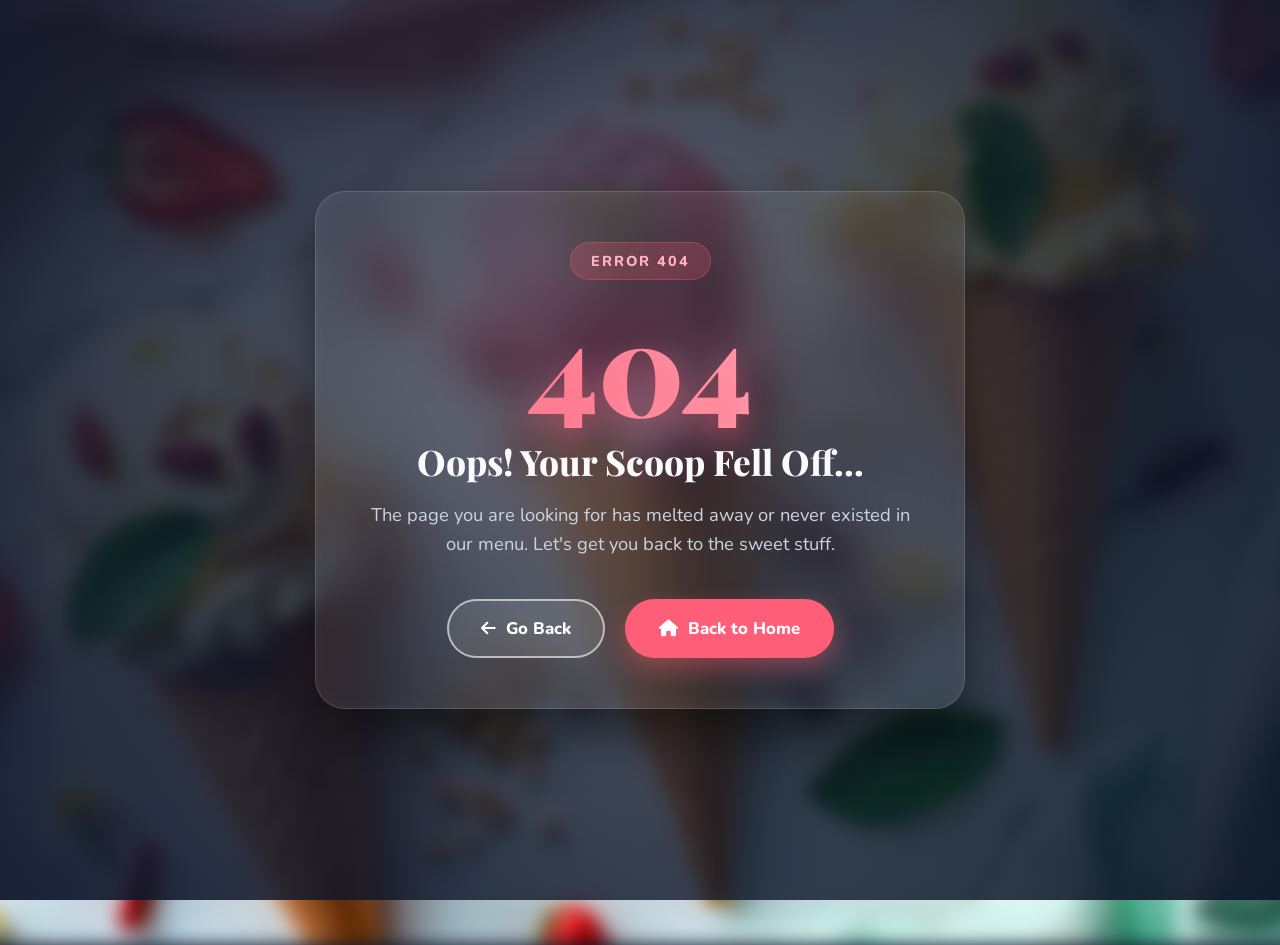
<file: 404page.html>
<!DOCTYPE html>
<html lang="en">

<head>
    <meta charset="UTF-8">
    <meta name="viewport" content="width=device-width, initial-scale=1.0">
    <title>404 - Page Not Found | SweetCrumbs</title>

    <!-- Google Fonts & Font Awesome -->
    <link
        href="https://fonts.googleapis.com/css2?family=Playfair+Display:wght@700;900&family=Nunito:wght@400;600;800&display=swap"
        rel="stylesheet">
    <link rel="stylesheet" href="https://cdnjs.cloudflare.com/ajax/libs/font-awesome/6.4.0/css/all.min.css">

    <style>
        * {
            margin: 0;
            padding: 0;
            box-sizing: border-box;
        }

        body {
            font-family: 'Nunito', sans-serif;
            overflow: hidden;

            background-color: #0f172a;
            height: 100vh;
            display: flex;
            align-items: center;
            justify-content: center;
            position: relative;
        }


        .error-bg {
            position: absolute;
            top: 0;
            left: 0;
            width: 100%;
            height: 100%;

            background-image: url('./asset/w22.webp');
            background-size: cover;
            background-position: center;
            filter: blur(8px);

            transform: scale(1.1);

            z-index: 1;
        }


        .error-overlay {
            position: absolute;
            top: 0;
            left: 0;
            width: 100%;
            height: 100%;
            background: radial-gradient(circle at center, rgba(15, 23, 42, 0.6) 0%, rgba(15, 23, 42, 0.95) 100%);
            z-index: 2;
        }


        .error-content {
            position: relative;
            z-index: 10;
            text-align: center;
            color: #fff;
            padding: 50px 40px;
            width: 100%;
            max-width: 650px;
            background: rgba(255, 255, 255, 0.05);
            backdrop-filter: blur(20px);
            -webkit-backdrop-filter: blur(20px);
            border: 1px solid rgba(255, 255, 255, 0.15);
            border-radius: 30px;
            box-shadow: 0 25px 50px rgba(0, 0, 0, 0.5), inset 0 0 20px rgba(255, 255, 255, 0.05);
            transform: translateY(30px) scale(0.95);
            opacity: 0;
            animation: fadeUp 1s cubic-bezier(0.25, 1, 0.5, 1) forwards 0.3s;
        }

        @keyframes fadeUp {
            to {
                transform: translateY(0) scale(1);
                opacity: 1;
            }
        }

        .error-badge {
            display: inline-block;
            background: rgba(255, 94, 120, 0.2);
            color: #ffb6c1;
            padding: 8px 20px;
            border-radius: 50px;
            font-size: 0.9rem;
            font-weight: 800;
            text-transform: uppercase;
            letter-spacing: 2px;
            margin-bottom: 20px;
            border: 1px solid rgba(255, 94, 120, 0.3);
        }

        .error-content h1 {
            font-family: 'Playfair Display', serif;
            font-size: 8rem;
            font-weight: 900;

            background: linear-gradient(135deg, #ff5e78, #ffb6c1);
            -webkit-background-clip: text;
            -webkit-text-fill-color: transparent;
            margin-bottom: 10px;
            line-height: 1;
            text-shadow: 0 10px 30px rgba(255, 94, 120, 0.4);

        }

        .error-content h2 {
            font-size: 2.2rem;
            margin-bottom: 15px;
            font-weight: 800;
            color: #f8fafc;
            font-family: 'Playfair Display', serif;
        }

        .error-content p {
            font-size: 1.15rem;
            color: #cbd5e1;
            margin-bottom: 40px;
            line-height: 1.6;
        }


        .error-buttons {
            display: flex;
            justify-content: center;
            gap: 20px;
        }

        .btn-premium-rose,
        .btn-premium-glass {
            padding: 16px 32px;
            font-size: 1.05rem;
            font-weight: 800;
            border-radius: 50px;
            text-decoration: none;
            cursor: pointer;
            transition: all 0.4s ease;
            display: inline-flex;
            align-items: center;
            justify-content: center;
            gap: 10px;
            font-family: inherit;
        }

        .btn-premium-rose {
            background: #ff5e78;
            color: #fff;
            border: 2px solid #ff5e78;
            box-shadow: 0 10px 25px rgba(255, 94, 120, 0.4);
        }

        .btn-premium-rose:hover {
            background: #fff;
            color: #ff5e78;
            border-color: #fff;
            transform: translateY(-3px);
        }

        .btn-premium-glass {
            background: rgba(255, 255, 255, 0.1);
            color: #fff;
            border: 2px solid rgba(255, 255, 255, 0.6);
        }

        .btn-premium-glass:hover {
            background: #fff;
            color: #1a202c;
            border-color: #fff;
            transform: translateY(-3px);
        }


        .falling-ice-creams {
            position: absolute;
            top: 0;
            left: 0;
            width: 100%;
            height: 100%;
            pointer-events: none;
            z-index: 5;
            overflow: hidden;
        }

        .falling-icon {
            position: absolute;
            top: -10vh;

            animation: fallAndRotate linear infinite;
        }

        @keyframes fallAndRotate {
            0% {
                transform: translateY(-10vh) rotate(0deg);
                opacity: 0;
            }

            10% {
                opacity: 0.8;
            }

            90% {
                opacity: 0.8;
            }

            100% {
                transform: translateY(110vh) rotate(360deg);
                opacity: 0;
            }


        }


        @media (max-width: 768px) {
            .error-content {
                margin: 20px;
                padding: 40px 25px;
            }

            .error-content h1 {
                font-size: 5.5rem;
            }

            .error-content h2 {
                font-size: 1.6rem;
            }

            .error-content p {
                font-size: 1rem;
                margin-bottom: 30px;
            }

            .error-buttons {
                flex-direction: column;
                gap: 15px;
                width: 100%;
                max-width: 300px;
                margin: 0 auto;
            }

            .btn-premium-rose,
            .btn-premium-glass {
                width: 100%;
            }
        }
    </style>
</head>

<body>

    <div class="falling-ice-creams" id="iceCreamContainer"></div>

    <div class="error-bg"></div>
    <div class="error-overlay"></div>

    <div class="error-content">
        <div class="error-badge">Error 404</div>
        <h1 class="glitch-text">404</h1>
        <h2>Oops! Your Scoop Fell Off...</h2>
        <p>The page you are looking for has melted away or never existed in our menu. Let's get you back to the sweet
            stuff.</p>

        <div class="error-buttons">
            <button onclick="history.back()" class="btn-premium-glass">
                <i class="fa-solid fa-arrow-left"></i> Go Back
            </button>

            <a href="index.html" class="btn-premium-rose">
                <i class="fa-solid fa-house"></i> Back to Home
            </a>
        </div>
    </div>

    <script>
        document.addEventListener("DOMContentLoaded", () => {
            const container = document.getElementById("iceCreamContainer");

            const icons = ['fa-ice-cream', 'fa-popsicle', 'fa-cake-candles'];

            const colors = ['#ff5e78', '#ffb6c1', '#fcd34d', '#bae6fd', '#ffffff'];

            function createFallingIceCream() {
                const iconEl = document.createElement("i");

                // Pick random icon & color
                const randomIcon = icons[Math.floor(Math.random() * icons.length)];
                const randomColor = colors[Math.floor(Math.random() * colors.length)];

                iconEl.className = `fa-solid ${randomIcon} falling-icon`;

                iconEl.style.left = Math.random() * 100 + "vw";
                iconEl.style.color = randomColor;

                iconEl.style.filter = `drop-shadow(0 5px 15px ${randomColor}80)`;

                const duration = Math.random() * 7 + 5;
                iconEl.style.animationDuration = duration + "s";

                const size = Math.random() * 1.3 + 1.2;
                iconEl.style.fontSize = size + "rem";

                container.appendChild(iconEl);

                setTimeout(() => {
                    iconEl.remove();
                }, duration * 1000);
            }

            setInterval(createFallingIceCream, 300);
        });
    </script>
</body>

</html>
</file>
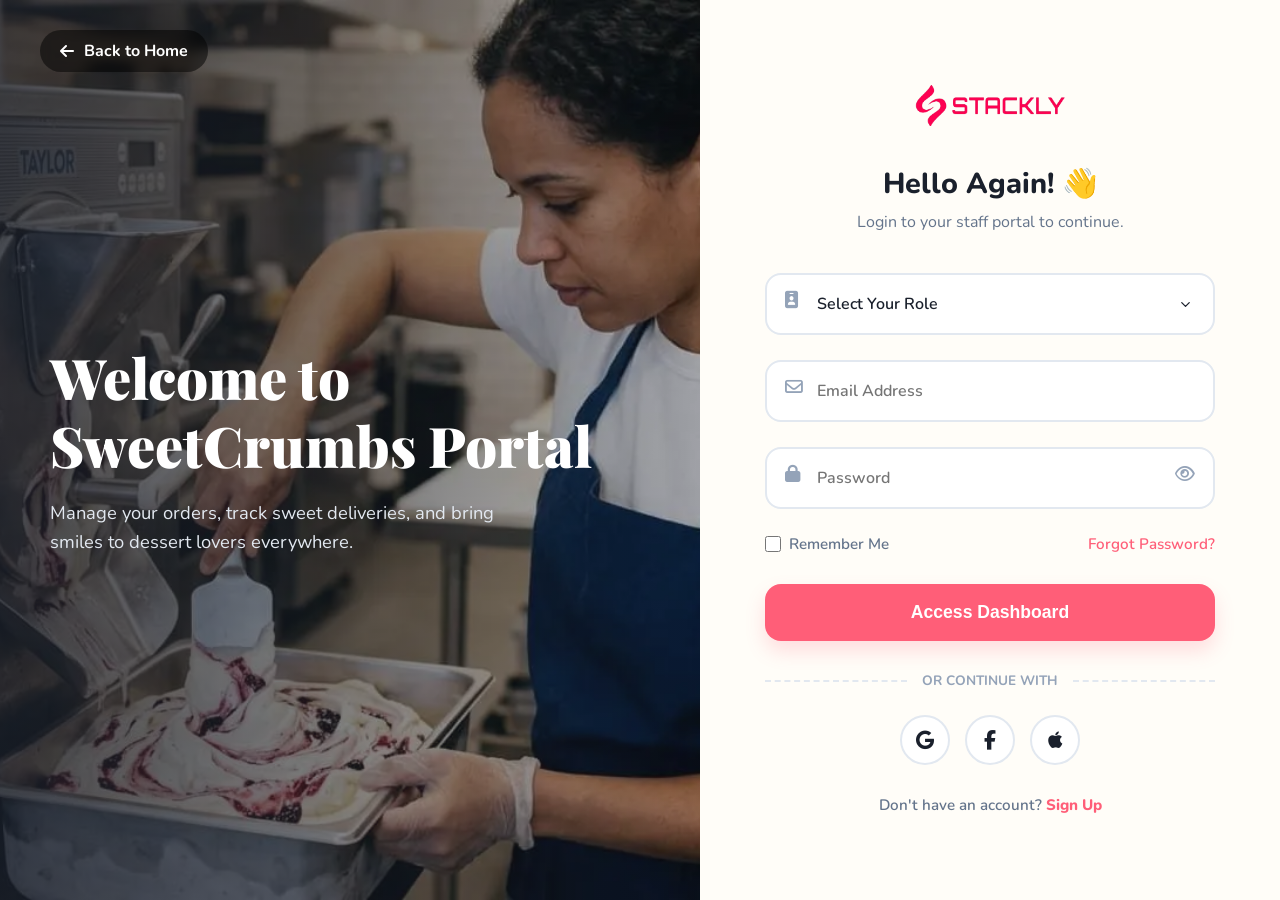
<file: delivery-dashboard.html>
<!DOCTYPE html>
<html lang="en">

<head>
    <meta charset="UTF-8">
    <meta name="viewport" content="width=device-width, initial-scale=1.0">
    <title>SweetCrumbs - Delivery Partner</title>


    <script>
        if (!localStorage.getItem('userEmail')) {
            window.location.replace("login.html");
        }
    </script>


    <link
        href="https://fonts.googleapis.com/css2?family=Playfair+Display:wght@700;900&family=Nunito:wght@400;600;800&display=swap"
        rel="stylesheet">
    <link rel="stylesheet" href="https://cdnjs.cloudflare.com/ajax/libs/font-awesome/6.5.2/css/all.min.css">

    <link href="https://unpkg.com/aos@2.3.1/dist/aos.css" rel="stylesheet">

    <link rel="stylesheet" href="delivery-dashboard.css">
</head>

<body>


    <div class="sidebar-overlay" id="sidebarOverlay" onclick="toggleSidebar()"></div>


    <nav class="sidebar" id="sidebar">
        <div class="sidebar-logo">
            <a href="index.html">
                <img src="./asset/roselogo.webp" alt="SweetCrumbs Logo">
            </a>
            <div class="dashboard-badge">Delivery Dashboard</div>
        </div>

        <div class="nav-menu">
            <div class="nav-item active" onclick="switchTab('tab-overview', this, 'Delivery Overview')"><i
                    class="fa-solid fa-gauge-high"></i> Overview</div>
            <div class="nav-item" onclick="switchTab('tab-routes', this, 'Active Routes & Map')"><i
                    class="fa-solid fa-map-location-dot"></i> Live Routes</div>
            <div class="nav-item" onclick="switchTab('tab-earnings', this, 'Earnings & Payouts')"><i
                    class="fa-solid fa-wallet"></i> Earnings </div>
            <div class="nav-item" onclick="switchTab('tab-vehicle', this, 'Vehicle & Equipment')"><i
                    class="fa-solid fa-truck-fast"></i> Vehicle & Bag</div>
            <div class="nav-item" onclick="switchTab('tab-ratings', this, 'Customer Ratings')"><i
                    class="fa-solid fa-star"></i> Ratings</div>
            <div class="nav-item" onclick="switchTab('tab-settings', this, 'App Settings')"><i
                    class="fa-solid fa-gear"></i> Settings</div>
        </div>

        <div class="sidebar-profile">

            <div class="profile-img-box">
                <img src="./asset/u2.webp" alt="User Profile">
            </div>
            <div class="profile-details">
                <h4 id="sidebarName">Loading...</h4>
                <p id="sidebarEmail">loading@email.com</p>
            </div>
        </div>
    </nav>


    <main class="main-wrapper">


        <header class="top-header">
            <div class="header-left">
                <i class="fa-solid fa-bars menu-toggle" onclick="toggleSidebar()"></i>
                <h2 id="pageTitle" class="page-title">Delivery Overview</h2>
            </div>
            <div class="header-right">

                <span class="badge bg-green online-badge"><i class="fa-solid fa-circle-dot"
                        style="margin-right: 5px;"></i> Online</span>
                <a href="index.html" class="header-btn btn-home"><i class="fa-solid fa-house"></i> <span>Home</span></a>
                <button onclick="logout()" class="header-btn btn-logout"><i class="fa-solid fa-right-from-bracket"></i>
                    <span>Logout</span></button>
            </div>
        </header>


        <div class="dashboard-body">




            <div id="tab-overview" class="content-tab active">
                <div class="dashboard-grid">


                    <div class="premium-card card-full" data-aos="fade-up">
                        <div class="section-title"><i class="fa-solid fa-bolt"></i> Today's Shift Snapshot</div>
                        <div class="stats-grid">
                            <div class="stat-box">
                                <div class="stat-icon"><i class="fa-solid fa-indian-rupee-sign"></i></div>
                                <div class="stat-info">
                                    <h4>Today's Earnings</h4>
                                    <h2>₹850</h2>
                                </div>
                            </div>
                            <div class="stat-box">
                                <div class="stat-icon"><i class="fa-solid fa-clipboard-check"></i></div>
                                <div class="stat-info">
                                    <h4>Completed</h4>
                                    <h2>12 Orders</h2>
                                </div>
                            </div>
                            <div class="stat-box">
                                <div class="stat-icon"><i class="fa-solid fa-spinner"></i></div>
                                <div class="stat-info">
                                    <h4>Pending</h4>
                                    <h2>2 Orders</h2>
                                </div>
                            </div>
                            <div class="stat-box">
                                <div class="stat-icon"><i class="fa-solid fa-star"></i></div>
                                <div class="stat-info">
                                    <h4>Customer Rating</h4>
                                    <h2>4.9</h2>
                                </div>
                            </div>
                        </div>
                    </div>


                    <div class="premium-card card-half" data-aos="fade-up">
                        <div class="section-title"><i class="fa-solid fa-motorcycle"></i> Live Active Order</div>
                        <div class="action-list">
                            <div class="action-item" style="border-left: 4px solid var(--primary-color);">
                                <div class="action-text">
                                    <h4>Drop: OMR IT Park (Phase 1)</h4>
                                    <p>Order #ORD-1048 • Distance: 4.2 km</p>
                                </div>
                                <a href="404page.html" class="btn-action"
                                    style="background: var(--primary-color);">Navigate</a>
                            </div>
                            <div class="action-item">
                                <div class="action-text">
                                    <h4>Pickup: SweetCrumbs Anna Nagar</h4>
                                    <p>Next Order Ready in 10 mins</p>
                                </div>
                                <span class="badge bg-orange">Waiting</span>
                            </div>
                        </div>
                    </div>

                    <div class="premium-card card-half" data-aos="fade-up">
                        <div class="section-title"><i class="fa-solid fa-bullseye"></i> Daily Incentives</div>
                        <div class="progress-list">
                            <div class="prog-item">
                                <div class="prog-head"><span>15 Deliveries (₹200 Bonus)</span><span>12/15</span></div>
                                <div class="prog-bg">
                                    <div class="prog-fill" style="width: 80%;"></div>
                                </div>
                            </div>
                            <div class="prog-item">
                                <div class="prog-head"><span>No Delay Penalty Target</span><span>100% Maintained</span>
                                </div>
                                <div class="prog-bg">
                                    <div class="prog-fill" style="width: 100%; background: #16a34a;"></div>
                                </div>
                            </div>
                        </div>
                    </div>


                    <div class="premium-card card-half" data-aos="fade-up">
                        <div class="section-title"><i class="fa-solid fa-cloud-sun"></i> Weather & Traffic</div>
                        <div class="action-list">
                            <div class="action-item" style="background: #eff6ff;">
                                <div class="action-text">
                                    <h4>Weather Clear</h4>
                                    <p>Good conditions for riding.</p>
                                </div><i class="fa-solid fa-sun fa-2x" style="color:#f59e0b;"></i>
                            </div>
                            <div class="action-item" style="background: #fffbeb;">
                                <div class="action-text">
                                    <h4>Moderate Traffic</h4>
                                    <p>T-Nagar routes are busy.</p>
                                </div><i class="fa-solid fa-car-side fa-2x" style="color:#ea580c;"></i>
                            </div>
                        </div>
                    </div>

                    <div class="premium-card card-half" data-aos="fade-up">
                        <div class="section-title"><i class="fa-solid fa-bullhorn"></i> Important Alerts</div>
                        <div class="timeline-list">
                            <div class="timeline-item"><i class="fa-solid fa-bell text-pink"></i>
                                <div>
                                    <h4>Store Alert</h4>
                                    <p>Heavy rush expected between 6 PM to 9 PM.</p>
                                </div>
                            </div>
                            <div class="timeline-item"><i class="fa-solid fa-shield-halved text-dark"></i>
                                <div>
                                    <h4>Safety Reminder</h4>
                                    <p>Please wear your helmet. Inspections active.</p>
                                </div>
                            </div>
                        </div>
                    </div>


                    <div class="premium-card card-full" data-aos="fade-up">
                        <div class="section-title"><i class="fa-solid fa-chart-line"></i> Deliveries This Week</div>
                        <div class="chart-container"><canvas id="deliveryChart"></canvas></div>
                    </div>

                </div>
            </div>




            <div id="tab-routes" class="content-tab">
                <div class="dashboard-grid">


                    <div class="premium-card card-full" data-aos="fade-up">
                        <div class="section-title"><i class="fa-solid fa-map-location-dot"></i> Live Route Navigation
                        </div>
                        <div
                            style="width: 100%; height: 350px; background: #1a202c; border-radius: 16px; display:flex; align-items:center; justify-content:center; flex-direction:column; overflow: hidden; position: relative;">
                            <img src="./asset/c1.webp" alt="Map View"
                                style="width:100%; height:100%; object-fit:cover; opacity: 0.5;">
                            <div
                                style="position: absolute; text-align: center; background: rgba(255, 255, 255, 0.95); padding: 15px 25px; border-radius: 50px; color: var(--text-dark); box-shadow: 0 10px 20px rgba(0,0,0,0.2);">
                                <h3 style="font-size: 1.1rem; font-weight:800;"><i class="fa-solid fa-location-arrow"
                                        style="color:var(--primary-color);"></i> Routing to OMR Phase 1 (14 mins)</h3>
                            </div>
                        </div>
                    </div>


                    <div class="premium-card card-half" data-aos="fade-up">
                        <div class="section-title"><i class="fa-solid fa-list-ol"></i> Drop Sequence</div>
                        <div class="timeline-list">
                            <div class="timeline-item"><i class="fa-solid fa-check-circle text-green"></i>
                                <div>
                                    <h4>Pickup at Store</h4>
                                    <p>Completed at 04:15 PM</p>
                                </div>
                            </div>
                            <div class="timeline-item"><i class="fa-solid fa-location-dot text-pink"></i>
                                <div>
                                    <h4>Drop 1: Taramani (Order #45)</h4>
                                    <p>In Progress • ETA: 04:30 PM</p>
                                </div>
                            </div>
                            <div class="timeline-item"><i class="fa-solid fa-location-dot text-dark"></i>
                                <div>
                                    <h4>Drop 2: Velachery (Order #46)</h4>
                                    <p>Next Stop • ETA: 04:45 PM</p>
                                </div>
                            </div>
                        </div>
                    </div>

                    <div class="premium-card card-half" data-aos="fade-up">
                        <div class="section-title"><i class="fa-solid fa-fire"></i> Hot Delivery Zones</div>
                        <div class="progress-list">
                            <div class="prog-item">
                                <div class="prog-head"><span>Anna Nagar (High Demand)</span><span>Very Busy</span></div>
                                <div class="prog-bg">
                                    <div class="prog-fill" style="width: 95%; background: #ef4444;"></div>
                                </div>
                            </div>
                            <div class="prog-item">
                                <div class="prog-head"><span>T-Nagar</span><span>Moderate</span></div>
                                <div class="prog-bg">
                                    <div class="prog-fill" style="width: 60%; background: #ea580c;"></div>
                                </div>
                            </div>
                        </div>
                    </div>


                    <div class="premium-card card-half" data-aos="fade-up">
                        <div class="section-title"><i class="fa-solid fa-road"></i> Route Preferences</div>
                        <div class="action-list">
                            <div class="action-item">
                                <div class="action-text">
                                    <h4>Avoid Toll Roads</h4>
                                </div><input type="checkbox"
                                    style="width:20px; height:20px; accent-color: var(--primary-color);">
                            </div>
                            <div class="action-item">
                                <div class="action-text">
                                    <h4>Shortest Distance First</h4>
                                </div><input type="checkbox" checked
                                    style="width:20px; height:20px; accent-color: var(--primary-color);">
                            </div>
                        </div>
                    </div>

                    <div class="premium-card card-half" data-aos="fade-up">
                        <div class="section-title"><i class="fa-solid fa-gas-pump"></i> Fuel & Expense Tracker</div>
                        <div class="action-list">
                            <div class="action-item">
                                <div class="action-text">
                                    <h4>Petrol Expense Today</h4>
                                    <p>₹250 Logged</p>
                                </div><a href="404page.html" class="btn-action">Add Entry</a>
                            </div>
                            <div class="action-item">
                                <div class="action-text">
                                    <h4>Parking Tickets</h4>
                                    <p>₹40 Logged</p>
                                </div><a href="404page.html" class="btn-action">Add Entry</a>
                            </div>
                        </div>
                    </div>

                </div>
            </div>




            <div id="tab-earnings" class="content-tab">
                <div class="dashboard-grid">

                    <div class="premium-card card-full" data-aos="fade-up">
                        <div class="section-title"><i class="fa-solid fa-wallet"></i> Earnings Overview</div>
                        <div class="stats-grid">
                            <div class="stat-box">
                                <div class="stat-icon"><i class="fa-solid fa-indian-rupee-sign"></i></div>
                                <div class="stat-info">
                                    <h4>This Week</h4>
                                    <h2>₹5,240</h2>
                                </div>
                            </div>
                            <div class="stat-box">
                                <div class="stat-icon"><i class="fa-solid fa-gift"></i></div>
                                <div class="stat-info">
                                    <h4>Customer Tips</h4>
                                    <h2>₹450</h2>
                                </div>
                            </div>
                            <div class="stat-box">
                                <div class="stat-icon"><i class="fa-solid fa-money-bill-wave"></i></div>
                                <div class="stat-info">
                                    <h4>Available Balance</h4>
                                    <h2>₹2,800</h2>
                                </div>
                            </div>
                        </div>
                    </div>


                    <div class="premium-card card-half" data-aos="fade-up">
                        <div class="section-title"><i class="fa-solid fa-chart-pie"></i> Earnings Breakdown</div>
                        <div class="progress-list">
                            <div class="prog-item">
                                <div class="prog-head"><span>Base Delivery Pay</span><span>₹3,800</span></div>
                                <div class="prog-bg">
                                    <div class="prog-fill" style="width: 70%;"></div>
                                </div>
                            </div>
                            <div class="prog-item">
                                <div class="prog-head"><span>Distance Pay</span><span>₹990</span></div>
                                <div class="prog-bg">
                                    <div class="prog-fill" style="width: 20%; background: #3b82f6;"></div>
                                </div>
                            </div>
                            <div class="prog-item">
                                <div class="prog-head"><span>Tips</span><span>₹450</span></div>
                                <div class="prog-bg">
                                    <div class="prog-fill" style="width: 10%; background: #16a34a;"></div>
                                </div>
                            </div>
                        </div>
                    </div>

                    <div class="premium-card card-half" data-aos="fade-up">
                        <div class="section-title"><i class="fa-solid fa-building-columns"></i> Cashout Actions</div>
                        <div class="action-list">
                            <div class="action-item">
                                <div class="action-text">
                                    <h4>Withdraw to Bank</h4>
                                    <p>Transfer ₹2,800 instantly.</p>
                                </div><a href="404page.html" class="btn-action">Withdraw</a>
                            </div>
                            <div class="action-item">
                                <div class="action-text">
                                    <h4>Download Payslip</h4>
                                    <p>Get last week's summary.</p>
                                </div><a href="404page.html" class="btn-action">Download</a>
                            </div>
                        </div>
                    </div>


                    <div class="premium-card card-half" data-aos="fade-up">
                        <div class="section-title"><i class="fa-solid fa-gift"></i> Peak Hour Bonuses</div>
                        <div class="action-list">
                            <div class="action-item">
                                <div class="action-text">
                                    <h4>Lunch Rush (1 PM - 3 PM)</h4>
                                    <p>₹20 Extra per order</p>
                                </div><span class="badge bg-green">Active</span>
                            </div>
                            <div class="action-item">
                                <div class="action-text">
                                    <h4>Dinner Rush (8 PM - 11 PM)</h4>
                                    <p>₹30 Extra per order</p>
                                </div><span class="badge bg-orange">Upcoming</span>
                            </div>
                        </div>
                    </div>

                    <div class="premium-card card-half" data-aos="fade-up">
                        <div class="section-title"><i class="fa-solid fa-flag-checkered"></i> Weekly Goal Progress</div>
                        <div class="progress-list">
                            <div class="prog-item">
                                <div class="prog-head"><span>Complete 50 Orders (₹500 Bonus)</span><span>35/50</span>
                                </div>
                                <div class="prog-bg">
                                    <div class="prog-fill" style="width: 70%; background: #8b5cf6;"></div>
                                </div>
                            </div>
                        </div>
                    </div>


                    <div class="premium-card card-full" data-aos="fade-up">
                        <div class="section-title"><i class="fa-solid fa-receipt"></i> Recent Payout History</div>
                        <div class="table-responsive">
                            <table class="premium-table">
                                <thead>
                                    <tr>
                                        <th>Transaction ID</th>
                                        <th>Date</th>
                                        <th>Method</th>
                                        <th>Amount</th>
                                        <th>Status</th>
                                    </tr>
                                </thead>
                                <tbody>
                                    <tr>
                                        <td>#TRX-0091</td>
                                        <td>Oct 08, 2026</td>
                                        <td>Bank Transfer (HDFC)</td>
                                        <td>₹4,500</td>
                                        <td><span class="badge bg-green">Successful</span></td>
                                    </tr>
                                    <tr>
                                        <td>#TRX-0085</td>
                                        <td>Oct 01, 2026</td>
                                        <td>UPI (Google Pay)</td>
                                        <td>₹4,100</td>
                                        <td><span class="badge bg-green">Successful</span></td>
                                    </tr>
                                </tbody>
                            </table>
                        </div>
                    </div>

                </div>
            </div>




            <div id="tab-vehicle" class="content-tab">
                <div class="dashboard-grid">

                    <div class="premium-card card-full" data-aos="fade-up">
                        <div class="section-title"><i class="fa-solid fa-snowflake"></i> Delivery Bag Status (CRITICAL)
                        </div>
                        <div class="stats-grid">
                            <div class="stat-box" style="border-color: #3b82f6;">
                                <div class="stat-icon" style="background:#3b82f6; color:#fff;"><i
                                        class="fa-solid fa-temperature-empty"></i></div>
                                <div class="stat-info">
                                    <h4>Bag Temperature</h4>
                                    <h2 style="color:#3b82f6;">-18°C (Optimal)</h2>
                                </div>
                            </div>
                            <div class="stat-box">
                                <div class="stat-icon"><i class="fa-solid fa-cubes"></i></div>
                                <div class="stat-info">
                                    <h4>Dry Ice Level</h4>
                                    <h2>70% Remaining</h2>
                                </div>
                            </div>
                            <div class="stat-box">
                                <div class="stat-icon"><i class="fa-solid fa-battery-full"></i></div>
                                <div class="stat-info">
                                    <h4>Sensor Battery</h4>
                                    <h2>85%</h2>
                                </div>
                            </div>
                        </div>
                    </div>


                    <div class="premium-card card-half" data-aos="fade-up">
                        <div class="section-title"><i class="fa-solid fa-motorcycle"></i> Vehicle Condition</div>
                        <div class="progress-list">
                            <div class="prog-item">
                                <div class="prog-head"><span>Fuel Level</span><span>Half Tank</span></div>
                                <div class="prog-bg">
                                    <div class="prog-fill" style="width: 50%;"></div>
                                </div>
                            </div>
                            <div class="prog-item">
                                <div class="prog-head"><span>Tire Pressure Status</span><span>Good</span></div>
                                <div class="prog-bg">
                                    <div class="prog-fill" style="width: 100%; background:#16a34a;"></div>
                                </div>
                            </div>
                        </div>
                    </div>

                    <div class="premium-card card-half" data-aos="fade-up">
                        <div class="section-title"><i class="fa-solid fa-camera"></i> Pre-Shift Verification</div>
                        <div class="image-grid">
                            <div class="img-card"><img src="./asset/u1.webp" alt="Bike">
                                <div class="img-label">Bike Cleaned</div>
                            </div>
                            <div class="img-card"><img src="./asset/w17.webp" alt="Bag">
                                <div class="img-label">Bag Sanitized</div>
                            </div>
                        </div>
                    </div>


                    <div class="premium-card card-half" data-aos="fade-up">
                        <div class="section-title"><i class="fa-solid fa-wrench"></i> Maintenance Log</div>
                        <div class="timeline-list">
                            <div class="timeline-item"><i class="fa-solid fa-oil-can text-pink"></i>
                                <div>
                                    <h4>Oil Change Completed</h4>
                                    <p>Oct 05, 2026</p>
                                </div>
                            </div>
                            <div class="timeline-item"><i class="fa-solid fa-calendar-day text-dark"></i>
                                <div>
                                    <h4>Next General Service</h4>
                                    <p>Due in 12 Days</p>
                                </div>
                            </div>
                        </div>
                    </div>

                    <div class="premium-card card-half" data-aos="fade-up">
                        <div class="section-title"><i class="fa-solid fa-box-archive"></i> Equipment Request</div>
                        <div class="action-list">
                            <div class="action-item">
                                <div class="action-text">
                                    <h4>Request New Uniform</h4>
                                    <p>T-Shirts & Raincoats</p>
                                </div><a href="404page.html" class="btn-action">Request</a>
                            </div>
                            <div class="action-item">
                                <div class="action-text">
                                    <h4>Replace Freezer Bag</h4>
                                    <p>Current bag has a tear.</p>
                                </div><a href="404page.html" class="btn-action">Request</a>
                            </div>
                        </div>
                    </div>

                    <div class="premium-card card-full" data-aos="fade-up" style="border: 1px solid #fee2e2;">
                        <div class="section-title" style="color: #ef4444; border-bottom-color:#fecaca;"><i
                                class="fa-solid fa-triangle-exclamation" style="color: #ef4444;"></i> Report an
                            Emergency Issue</div>
                        <p class="text-content" style="margin-bottom: 20px;">If your freezer bag is leaking or the
                            vehicle broke down, report immediately to pause your incoming orders and alert the store.
                        </p>
                        <button onclick="window.location.href='404page.html'" class="header-btn"
                            style="background:#ef4444; color:#fff; border:none; padding:12px 25px; cursor:pointer;"><i
                                class="fa-solid fa-phone"></i> Emergency SOS Call</button>
                    </div>

                </div>
            </div>




            <div id="tab-ratings" class="content-tab">
                <div class="dashboard-grid">

                    <div class="premium-card card-full" data-aos="fade-up">
                        <div class="section-title"><i class="fa-solid fa-star-half-stroke"></i> Personal Rating Summary
                        </div>
                        <div class="stats-grid">
                            <div class="stat-box">
                                <div class="stat-icon"><i class="fa-solid fa-star"></i></div>
                                <div class="stat-info">
                                    <h4>Overall Rating</h4>
                                    <h2>4.9 / 5</h2>
                                </div>
                            </div>
                            <div class="stat-box">
                                <div class="stat-icon"><i class="fa-solid fa-thumbs-up"></i></div>
                                <div class="stat-info">
                                    <h4>Thumbs Up</h4>
                                    <h2>245</h2>
                                </div>
                            </div>
                            <div class="stat-box">
                                <div class="stat-icon"><i class="fa-solid fa-clock-rotate-left"></i></div>
                                <div class="stat-info">
                                    <h4>On-Time Delivery</h4>
                                    <h2>98%</h2>
                                </div>
                            </div>
                        </div>
                    </div>


                    <div class="premium-card card-half" data-aos="fade-up">
                        <div class="section-title"><i class="fa-solid fa-chart-pie"></i> Ratings Breakdown</div>
                        <div class="progress-list">
                            <div class="prog-item">
                                <div class="prog-head"><span>5 Stars</span><span>90%</span></div>
                                <div class="prog-bg">
                                    <div class="prog-fill" style="width: 90%; background:#16a34a;"></div>
                                </div>
                            </div>
                            <div class="prog-item">
                                <div class="prog-head"><span>4 Stars</span><span>8%</span></div>
                                <div class="prog-bg">
                                    <div class="prog-fill" style="width: 8%; background:#84cc16;"></div>
                                </div>
                            </div>
                            <div class="prog-item">
                                <div class="prog-head"><span>3 Stars & Below</span><span>2%</span></div>
                                <div class="prog-bg">
                                    <div class="prog-fill" style="width: 2%; background:#ea580c;"></div>
                                </div>
                            </div>
                        </div>
                    </div>

                    <div class="premium-card card-half" data-aos="fade-up">
                        <div class="section-title"><i class="fa-solid fa-comment-dots"></i> Customer Compliments</div>
                        <div class="action-list">
                            <div class="action-item">
                                <div class="action-text">
                                    <h4>"Very polite & fast!"</h4>
                                    <p>From Anjali on Oct 12</p>
                                </div><i class="fa-solid fa-heart" style="color:var(--primary-color);"></i>
                            </div>
                            <div class="action-item">
                                <div class="action-text">
                                    <h4>"Handled ice cream carefully."</h4>
                                    <p>From Suresh on Oct 10</p>
                                </div><i class="fa-solid fa-heart" style="color:var(--primary-color);"></i>
                            </div>
                        </div>
                    </div>


                    <div class="premium-card card-half" data-aos="fade-up">
                        <div class="section-title"><i class="fa-solid fa-arrow-trend-up"></i> Areas for Improvement
                        </div>
                        <div class="timeline-list">
                            <div class="timeline-item"><i class="fa-solid fa-phone-slash text-orange"></i>
                                <div>
                                    <h4>Communication</h4>
                                    <p>2 customers reported you didn't call before arriving.</p>
                                </div>
                            </div>
                        </div>
                    </div>

                    <div class="premium-card card-half" data-aos="fade-up">
                        <div class="section-title"><i class="fa-solid fa-gavel"></i> Dispute Unfair Ratings</div>
                        <div class="action-list">
                            <div class="action-item">
                                <div class="action-text">
                                    <h4>Order #1011 (1 Star)</h4>
                                    <p>Customer was not reachable.</p>
                                </div><a href="404page.html" class="btn-action">Dispute</a>
                            </div>
                        </div>
                    </div>


                    <div class="premium-card card-full" data-aos="fade-up">
                        <div class="section-title"><i class="fa-solid fa-comments"></i> Recent Feedback History</div>
                        <div class="table-responsive">
                            <table class="premium-table">
                                <thead>
                                    <tr>
                                        <th>Date</th>
                                        <th>Rating</th>
                                        <th>Customer Comment</th>
                                        <th>Action</th>
                                    </tr>
                                </thead>
                                <tbody>
                                    <tr>
                                        <td>Today</td>
                                        <td>⭐⭐⭐⭐⭐</td>
                                        <td>Ice cream arrived perfectly frozen. Great job!</td>
                                        <td><span class="badge bg-green">Verified</span></td>
                                    </tr>
                                    <tr>
                                        <td>Yesterday</td>
                                        <td>⭐⭐⭐⭐⭐</td>
                                        <td>Very polite delivery person.</td>
                                        <td><span class="badge bg-green">Verified</span></td>
                                    </tr>
                                    <tr>
                                        <td>Oct 10</td>
                                        <td>⭐⭐⭐</td>
                                        <td>Order was a bit late due to rain.</td>
                                        <td><span class="badge bg-orange">Noted</span></td>
                                    </tr>
                                </tbody>
                            </table>
                        </div>
                    </div>

                </div>
            </div>




            <div id="tab-settings" class="content-tab">
                <div class="dashboard-grid">

                    <div class="premium-card card-full" data-aos="fade-up">
                        <div class="section-title"><i class="fa-solid fa-id-card"></i> Delivery Partner Profile</div>
                        <div class="stats-grid">
                            <div class="stat-box">
                                <div class="stat-icon"><i class="fa-solid fa-id-badge"></i></div>
                                <div class="stat-info">
                                    <h4>Partner ID</h4>
                                    <h2>#DEL-4092</h2>
                                </div>
                            </div>
                            <div class="stat-box">
                                <div class="stat-icon"><i class="fa-solid fa-user"></i></div>
                                <div class="stat-info">
                                    <h4>Name</h4>
                                    <h2 id="setName">Name</h2>
                                </div>
                            </div>
                            <div class="stat-box">
                                <div class="stat-icon"><i class="fa-solid fa-at"></i></div>
                                <div class="stat-info">
                                    <h4>Registered Email</h4>
                                    <h2 id="setEmail" style="font-size:1.1rem; word-break:break-all;">email</h2>
                                </div>
                            </div>
                        </div>
                    </div>


                    <div class="premium-card card-half" data-aos="fade-up">
                        <div class="section-title"><i class="fa-solid fa-building-columns"></i> Linked Bank Account
                        </div>
                        <div class="action-list">
                            <div class="action-item">
                                <div class="action-text">
                                    <h4>HDFC Bank (**** 4022)</h4>
                                    <p>Primary Account</p>
                                </div><span class="badge bg-green">Verified</span>
                            </div>
                            <a href="404page.html" class="btn-action" style="text-align:center;">Change Bank Account</a>
                        </div>
                    </div>

                    <div class="premium-card card-half" data-aos="fade-up">
                        <div class="section-title"><i class="fa-solid fa-bell"></i> General App Preferences</div>
                        <div class="action-list">
                            <div class="action-item">
                                <div class="action-text">
                                    <h4>Auto-Accept Orders</h4>
                                    <p>Accept orders automatically.</p>
                                </div><input type="checkbox"
                                    style="width:20px; height:20px; accent-color: var(--primary-color);">
                            </div>
                            <div class="action-item">
                                <div class="action-text">
                                    <h4>Dark Mode</h4>
                                    <p>Switch app to dark theme.</p>
                                </div><input type="checkbox"
                                    style="width:20px; height:20px; accent-color: var(--primary-color);">
                            </div>
                        </div>
                    </div>


                    <div class="premium-card card-half" data-aos="fade-up">
                        <div class="section-title"><i class="fa-solid fa-volume-high"></i> Notification Sounds</div>
                        <div class="action-list">
                            <div class="action-item">
                                <div class="action-text">
                                    <h4>Loud Notification Rings</h4>
                                </div><input type="checkbox" checked
                                    style="width:20px; height:20px; accent-color: var(--primary-color);">
                            </div>
                            <div class="action-item">
                                <div class="action-text">
                                    <h4>Vibrate on New Order</h4>
                                </div><input type="checkbox" checked
                                    style="width:20px; height:20px; accent-color: var(--primary-color);">
                            </div>
                        </div>
                    </div>

                    <div class="premium-card card-half" data-aos="fade-up">
                        <div class="section-title"><i class="fa-solid fa-mobile-screen"></i> App Data & Cache</div>
                        <div class="action-list">
                            <div class="action-item">
                                <div class="action-text">
                                    <h4>Clear App Cache</h4>
                                    <p>Frees up 45MB space.</p>
                                </div><a href="404page.html" class="btn-action">Clear</a>
                            </div>
                            <div class="action-item">
                                <div class="action-text">
                                    <h4>App Version</h4>
                                    <p>v2.4.0 (Latest)</p>
                                </div><span class="badge bg-green">Updated</span>
                            </div>
                        </div>
                    </div>

                </div>
            </div>

        </div>
    </main>


    <script src="https://cdn.jsdelivr.net/npm/chart.js"></script>
    <script src="https://unpkg.com/aos@2.3.1/dist/aos.js"></script>
    <script>


        document.addEventListener("DOMContentLoaded", () => {


            const storedEmail = localStorage.getItem('userEmail');

            if (storedEmail) {



                if (typeof AOS !== 'undefined') {
                    AOS.init({ duration: 800, once: true, offset: 50, disable: 'mobile' });
                }


                let extractedName = storedEmail.split('@')[0];
                extractedName = extractedName.charAt(0).toUpperCase() + extractedName.slice(1);


                const sideName = document.getElementById("sidebarName");
                const sideEmail = document.getElementById("sidebarEmail");
                if (sideName) sideName.textContent = extractedName;
                if (sideEmail) sideEmail.textContent = storedEmail;

                const setName = document.getElementById("setName");
                const setEmail = document.getElementById("setEmail");
                if (setName) setName.textContent = extractedName;
                if (setEmail) setEmail.textContent = storedEmail;


                initChart();
            }
        });


        window.toggleSidebar = function () {
            const sidebar = document.getElementById('sidebar');
            const overlay = document.getElementById('sidebarOverlay');
            sidebar.classList.toggle('mobile-open');
            if (sidebar.classList.contains('mobile-open')) {
                overlay.classList.add('show');
                document.body.style.overflow = 'hidden';
            } else {
                overlay.classList.remove('show');
                document.body.style.overflow = 'auto';
            }
        };


        window.switchTab = function (tabId, element, pageTitle) {

            document.querySelectorAll('.content-tab').forEach(tab => tab.classList.remove('active'));

            document.querySelectorAll('.nav-item').forEach(nav => nav.classList.remove('active'));


            document.getElementById(tabId).classList.add('active');
            element.classList.add('active');


            document.getElementById('pageTitle').innerText = pageTitle;


            if (typeof AOS !== 'undefined' && window.innerWidth > 992) {
                setTimeout(() => { AOS.refresh(); }, 100);
            }


            if (window.innerWidth <= 992) { toggleSidebar(); }
        };


        window.logout = function () {
            localStorage.removeItem('userEmail');
            window.location.href = "login.html";
        };


        function initChart() {
            const ctx = document.getElementById('deliveryChart');
            if (ctx && typeof Chart !== 'undefined') {
                new Chart(ctx, {
                    type: 'line',
                    data: {
                        labels: ['Mon', 'Tue', 'Wed', 'Thu', 'Fri', 'Sat', 'Sun'],
                        datasets: [{
                            label: 'Deliveries Completed',
                            data: [12, 19, 15, 22, 28, 35, 30],
                            borderColor: '#ff5e78',
                            backgroundColor: 'rgba(255, 94, 120, 0.2)',
                            borderWidth: 3,
                            fill: true,
                            tension: 0.4,
                            pointBackgroundColor: '#1a202c',
                            pointRadius: 5
                        }]
                    },
                    options: {
                        responsive: true,
                        maintainAspectRatio: false,
                        plugins: { legend: { display: false } },
                        scales: {
                            y: { beginAtZero: true, grid: { color: '#e2e8f0', borderDash: [5, 5] } },
                            x: { grid: { display: false } }
                        },
                        animation: {
                            duration: 2000,
                            easing: 'easeOutQuart'
                        }
                    }
                });
            }
        }
    </script>
</body>

</html>
</file>
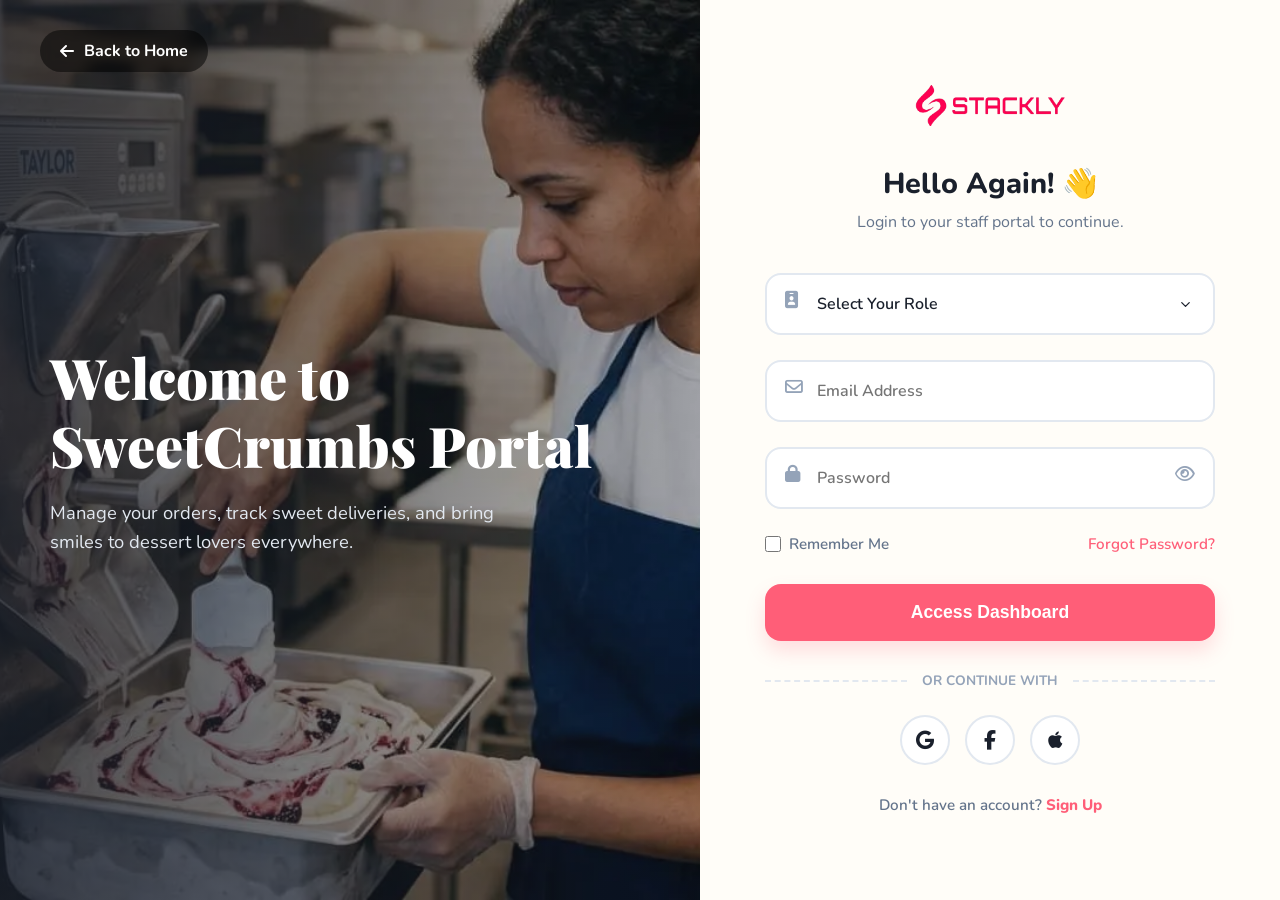
<file: login.html>
<!DOCTYPE html>
<html lang="en">

<head>
    <meta charset="UTF-8">
    <meta name="viewport" content="width=device-width, initial-scale=1.0">
    <title>SweetCrumbs - Staff Portal</title>


    <link
        href="https://fonts.googleapis.com/css2?family=Playfair+Display:wght@700;900&family=Nunito:wght@400;600;800&display=swap"
        rel="stylesheet">
    <link rel="stylesheet" href="https://cdnjs.cloudflare.com/ajax/libs/font-awesome/6.4.0/css/all.min.css">

    <style>
        :root {
            --bg-cream: #fffdf8;
            --text-dark: #1a202c;
            --text-gray: #64748b;
            --neon-rose: #ff5e78;
            --border-light: #e2e8f0;
            --error-red: #e53e3e;
            --success-green: #38a169;
            --font-title: 'Playfair Display', serif;
            --font-text: 'Nunito', sans-serif;
        }

        * {
            margin: 0;
            padding: 0;
            box-sizing: border-box;
        }

        body {
            font-family: var(--font-text);
            background-color: var(--bg-cream);
            overflow-x: hidden;
        }


        .login-split-section {
            display: flex;
            min-height: 100vh;
            width: 100%;
            position: relative;
        }


        .back-home-link {
            position: absolute;
            top: 30px;
            left: 40px;
            z-index: 100;
            display: inline-flex;
            align-items: center;
            gap: 10px;
            font-size: 1rem;
            font-weight: 700;
            color: #fff;
            text-decoration: none;
            background: rgba(0, 0, 0, 0.5);
            padding: 10px 20px;
            border-radius: 50px;
            backdrop-filter: blur(5px);
            transition: all 0.3s ease;
        }

        .back-home-link:hover {
            background: var(--neon-rose);
            transform: translateY(-2px);
        }


        .login-left-panel {
            flex: 1.2;
            position: relative;
            display: flex;
            flex-direction: column;
            justify-content: center;
            padding: 50px;
        }

        .login-bg-img {
            position: absolute;
            top: 0;
            left: 0;
            width: 100%;
            height: 100%;
            background-image: url('./asset/w17.webp');
            background-size: cover;
            background-position: center;
            z-index: 1;
        }

        .login-overlay {
            position: absolute;
            top: 0;
            left: 0;
            width: 100%;
            height: 100%;
            background: linear-gradient(to right, rgba(26, 32, 44, 0.8) 0%, rgba(26, 32, 44, 0.3) 100%);
            z-index: 2;
        }

        .login-left-content {
            position: relative;
            z-index: 5;
            color: #fff;
            animation: fadeUp 1s ease-out;
        }

        .login-left-content h2 {
            font-family: var(--font-title);
            font-size: 3.5rem;
            font-weight: 900;
            line-height: 1.2;
            margin-bottom: 20px;
        }

        .login-left-content p {
            font-size: 1.15rem;
            color: #e2e8f0;
            line-height: 1.6;
            max-width: 450px;
        }


        .login-right-panel {
            flex: 1;
            display: flex;
            align-items: center;
            justify-content: center;
            padding: 40px;
            background-color: var(--bg-cream);
            animation: fadeUp 1.2s ease-out;
        }

        .login-card-inner {
            width: 100%;
            max-width: 450px;
        }

        .login-logo img {
            width: 150px;
        }

        .login-logo {
            font-family: var(--font-title);
            font-size: 2rem;
            font-weight: 900;
            color: var(--neon-rose);
            text-align: center;
            margin-bottom: 30px;
            display: flex;
            align-items: center;
            justify-content: center;
            gap: 10px;
        }

        .login-header {
            text-align: center;
            margin-bottom: 40px;
        }

        .login-header h3 {
            font-size: 1.8rem;
            font-weight: 800;
            color: var(--text-dark);
            margin-bottom: 8px;
        }

        .login-header p {
            font-size: 1rem;
            color: var(--text-gray);
        }


        .login-input-group {
            position: relative;
            margin-bottom: 25px;
        }

        .left-icon {
            position: absolute;
            top: 18px;
            left: 20px;
            color: #94a3b8;
            font-size: 1.1rem;
            transition: 0.3s;
        }

        .login-input {
            width: 100%;
            padding: 18px 20px 18px 50px;
            border: 2px solid var(--border-light);
            border-radius: 16px;
            background-color: #fff;
            font-size: 1rem;
            color: var(--text-dark);
            font-family: inherit;
            font-weight: 600;
            outline: none;
            transition: 0.3s;
        }


        input[type="password"]::-ms-reveal,
        input[type="password"]::-ms-clear {
            display: none;
        }

        select.login-input {
            appearance: none;
            cursor: pointer;
            background-image: url("data:image/svg+xml;charset=UTF-8,%3Csvg xmlns='http://www.w3.org/2000/svg' viewBox='0 0 24 24' fill='none' stroke='%231a202c' stroke-width='2' stroke-linecap='round' stroke-linejoin='round'%3E%3Cpolyline points='6 9 12 15 18 9'%3E%3C/polyline%3E%3C/svg%3E");
            background-repeat: no-repeat;
            background-position: right 20px center;
            background-size: 15px;
        }

        .login-input:focus {
            border-color: var(--neon-rose);
            box-shadow: 0 0 0 4px rgba(255, 94, 120, 0.1);
        }

        .login-input:focus~.left-icon {
            color: var(--neon-rose);
        }


        .toggle-pwd {
            position: absolute;
            top: 18px;
            right: 20px;
            color: #94a3b8;
            cursor: pointer;
            font-size: 1.1rem;
        }

        .toggle-pwd:hover {
            color: var(--neon-rose);
        }


        .error-msg {
            color: var(--error-red);
            font-size: 0.85rem;
            font-weight: 700;
            margin-top: 8px;
            margin-left: 10px;
            display: none;
        }

        .login-input-group.error .login-input {
            border-color: var(--error-red);
            background: #fff5f5;
            animation: shake 0.4s ease-in-out;
        }

        .login-input-group.error .left-icon {
            color: var(--error-red);
        }

        .login-input-group.error .error-msg {
            display: block;
        }

        @keyframes shake {

            0%,
            100% {
                transform: translateX(0);
            }

            25%,
            75% {
                transform: translateX(-5px);
            }

            50% {
                transform: translateX(5px);
            }
        }

        @keyframes fadeUp {
            from {
                opacity: 0;
                transform: translateY(30px);
            }

            to {
                opacity: 1;
                transform: translateY(0);
            }
        }


        .login-options {
            display: flex;
            justify-content: space-between;
            margin-bottom: 30px;
            font-weight: 600;
            font-size: 0.95rem;
        }

        .remember-me {
            display: flex;
            align-items: center;
            gap: 8px;
            color: var(--text-gray);
            cursor: pointer;
        }

        .remember-me input {
            accent-color: var(--neon-rose);
            width: 16px;
            height: 16px;
        }

        .forgot-pwd {
            color: var(--neon-rose);
            text-decoration: none;
        }

        .forgot-pwd:hover {
            text-decoration: underline;
        }


        .login-submit-btn {
            width: 100%;
            padding: 18px;
            background-color: var(--neon-rose);
            color: #fff;
            border: none;
            border-radius: 16px;
            font-size: 1.1rem;
            font-weight: 800;
            cursor: pointer;
            transition: all 0.3s;
            box-shadow: 0 10px 20px rgba(255, 94, 120, 0.2);
            margin-bottom: 30px;
        }

        .login-submit-btn:hover {
            background-color: var(--text-dark);
            transform: translateY(-3px);
            box-shadow: 0 15px 25px rgba(26, 32, 44, 0.2);
        }


        .global-success {
            color: var(--success-green);
            font-size: 1rem;
            font-weight: 800;
            text-align: center;
            margin-bottom: 20px;
            display: none;
        }


        .login-divider {
            display: flex;
            align-items: center;
            color: #94a3b8;
            font-size: 0.85rem;
            font-weight: 700;
            margin-bottom: 25px;
        }

        .login-divider::before,
        .login-divider::after {
            content: '';
            flex: 1;
            border-bottom: 2px dashed var(--border-light);
        }

        .login-divider::before {
            margin-right: 15px;
        }

        .login-divider::after {
            margin-left: 15px;
        }

        .social-logins {
            display: flex;
            justify-content: center;
            gap: 15px;
            margin-bottom: 30px;
        }

        .social-icon-btn {
            width: 50px;
            height: 50px;
            border-radius: 50%;
            background: #fff;
            border: 2px solid var(--border-light);
            color: var(--text-dark);
            font-size: 1.2rem;
            display: flex;
            align-items: center;
            justify-content: center;
            text-decoration: none;
            transition: 0.3s;
        }

        .social-icon-btn:hover {
            background: var(--text-dark);
            color: #fff;
            border-color: var(--text-dark);
            transform: translateY(-3px);
        }

        .create-account-link {
            text-align: center;
            font-size: 0.95rem;
            color: var(--text-gray);
            font-weight: 600;
        }

        .create-account-link a {
            color: var(--neon-rose);
            font-weight: 800;
            text-decoration: none;
        }

        .create-account-link a:hover {
            text-decoration: underline;
            color: var(--text-dark);
        }


        @media screen and (max-width: 992px) {
            .login-split-section {
                flex-direction: column;
                display: block;
                padding-top: 80px;
            }

            .login-left-panel {
                display: none;

            }

            .back-home-link {
                top: 20px;
                left: 20px;
                background: #ffe4e8;
                color: var(--neon-rose);
                border: 1px solid var(--neon-rose);
            }

            .login-right-panel {
                padding: 20px 15px;
                background: transparent;
            }

            .login-card-inner {
                background: #fff;
                padding: 40px 25px;
                border-radius: 30px;
                box-shadow: 0 15px 40px rgba(0, 0, 0, 0.06);
                margin: 0 auto;
            }
        }
    </style>
</head>

<body>

    <section class="login-split-section">


        <a href="index.html" class="back-home-link"><i class="fa-solid fa-arrow-left"></i> Back to Home</a>


        <div class="login-left-panel">
            <div class="login-bg-img"></div>
            <div class="login-overlay"></div>
            <div class="login-left-content">
                <h2>Welcome to<br>SweetCrumbs Portal</h2>
                <p>Manage your orders, track sweet deliveries, and bring smiles to dessert lovers everywhere.</p>
            </div>
        </div>


        <div class="login-right-panel">
            <div class="login-card-inner">

                <div class="login-logo">
                    <a href="index.html"><img src="./asset/roselogo.webp" alt="logo"></a>
                </div>

                <div class="login-header">
                    <h3>Hello Again! 👋</h3>
                    <p>Login to your staff portal to continue.</p>
                </div>


                <div id="globalSuccessMsg" class="global-success"></div>

                <form id="staffLoginForm" novalidate>


                    <div class="login-input-group" id="groupRole">
                        <i class="fa-solid fa-id-badge left-icon"></i>
                        <select id="userRole" class="login-input">
                            <option value="" disabled selected>Select Your Role</option>
                            <option value="manager">Shop Manager Dashboard</option>
                            <option value="delivery">Delivery Partner Dashboard</option>
                        </select>
                        <div class="error-msg" id="errRole">Please select your designated role.</div>
                    </div>


                    <div class="login-input-group" id="groupEmail">
                        <i class="fa-regular fa-envelope left-icon"></i>
                        <input type="email" id="userEmail" class="login-input" placeholder="Email Address"
                            autocomplete="off">
                        <div class="error-msg" id="errEmail">Please enter a valid email address.</div>
                    </div>


                    <div class="login-input-group" id="groupPassword">
                        <i class="fa-solid fa-lock left-icon"></i>
                        <input type="password" id="userPassword" class="login-input" placeholder="Password">
                        <i class="fa-regular fa-eye toggle-pwd" id="togglePwdBtn"></i>
                        <div class="error-msg" id="errPassword">Password must be at least 6 characters.</div>
                    </div>


                    <div class="login-options">
                        <label class="remember-me"><input type="checkbox"> Remember Me</label>
                        <a href="404page.html" class="forgot-pwd">Forgot Password?</a>
                    </div>

                    <button type="submit" class="login-submit-btn" id="submitBtn">Access Dashboard</button>

                </form>

                <div class="login-divider">OR CONTINUE WITH</div>

                <div class="social-logins">
                    <a href="404page.html" class="social-icon-btn"><i class="fa-brands fa-google"></i></a>
                    <a href="404page.html" class="social-icon-btn"><i class="fa-brands fa-facebook-f"></i></a>
                    <a href="404page.html" class="social-icon-btn"><i class="fa-brands fa-apple"></i></a>
                </div>

                <div class="create-account-link">
                    Don't have an account? <a href="signup.html">Sign Up</a>
                </div>

            </div>
        </div>

    </section>


    <script>
        document.addEventListener("DOMContentLoaded", () => {

            const loginForm = document.getElementById("staffLoginForm");
            const roleInput = document.getElementById("userRole");
            const emailInput = document.getElementById("userEmail");
            const passwordInput = document.getElementById("userPassword");

            const groupRole = document.getElementById("groupRole");
            const groupEmail = document.getElementById("groupEmail");
            const groupPassword = document.getElementById("groupPassword");

            const successMsg = document.getElementById("globalSuccessMsg");
            const submitBtn = document.getElementById("submitBtn");


            const togglePwdBtn = document.getElementById("togglePwdBtn");
            togglePwdBtn.addEventListener("click", function () {
                const type = passwordInput.getAttribute("type") === "password" ? "text" : "password";
                passwordInput.setAttribute("type", type);
                this.classList.toggle("fa-eye");
                this.classList.toggle("fa-eye-slash");
            });


            roleInput.addEventListener("change", () => groupRole.classList.remove("error"));
            emailInput.addEventListener("input", () => groupEmail.classList.remove("error"));
            passwordInput.addEventListener("input", () => groupPassword.classList.remove("error"));


            loginForm.addEventListener("submit", (e) => {
                e.preventDefault();
                let isValid = true;
                successMsg.style.display = 'none';


                if (roleInput.value === "") {
                    groupRole.classList.add("error");
                    isValid = false;
                }


                const emailRegex = /^[^\s@]+@[^\s@]+\.[^\s@]+$/;
                if (!emailRegex.test(emailInput.value.trim())) {
                    groupEmail.classList.add("error");
                    isValid = false;
                }


                if (passwordInput.value.trim().length < 6) {
                    groupPassword.classList.add("error");
                    isValid = false;
                }


                if (isValid) {

                    localStorage.setItem('userEmail', emailInput.value.trim());


                    successMsg.textContent = "Login Successful! Redirecting to Dashboard...";
                    successMsg.style.display = "block";

                    submitBtn.style.backgroundColor = "#38a169";
                    submitBtn.innerHTML = 'Verifying <i class="fa-solid fa-spinner fa-spin"></i>';


                    const selectedRole = roleInput.value;
                    let targetPage = "";

                    if (selectedRole === "manager") {
                        targetPage = "manager-dashboard.html";
                    } else if (selectedRole === "delivery") {
                        targetPage = "delivery-dashboard.html";
                    }


                    setTimeout(() => {
                        window.location.href = targetPage;
                    }, 1000);
                }
            });

        });
    </script>

</body>

</html>
</file>
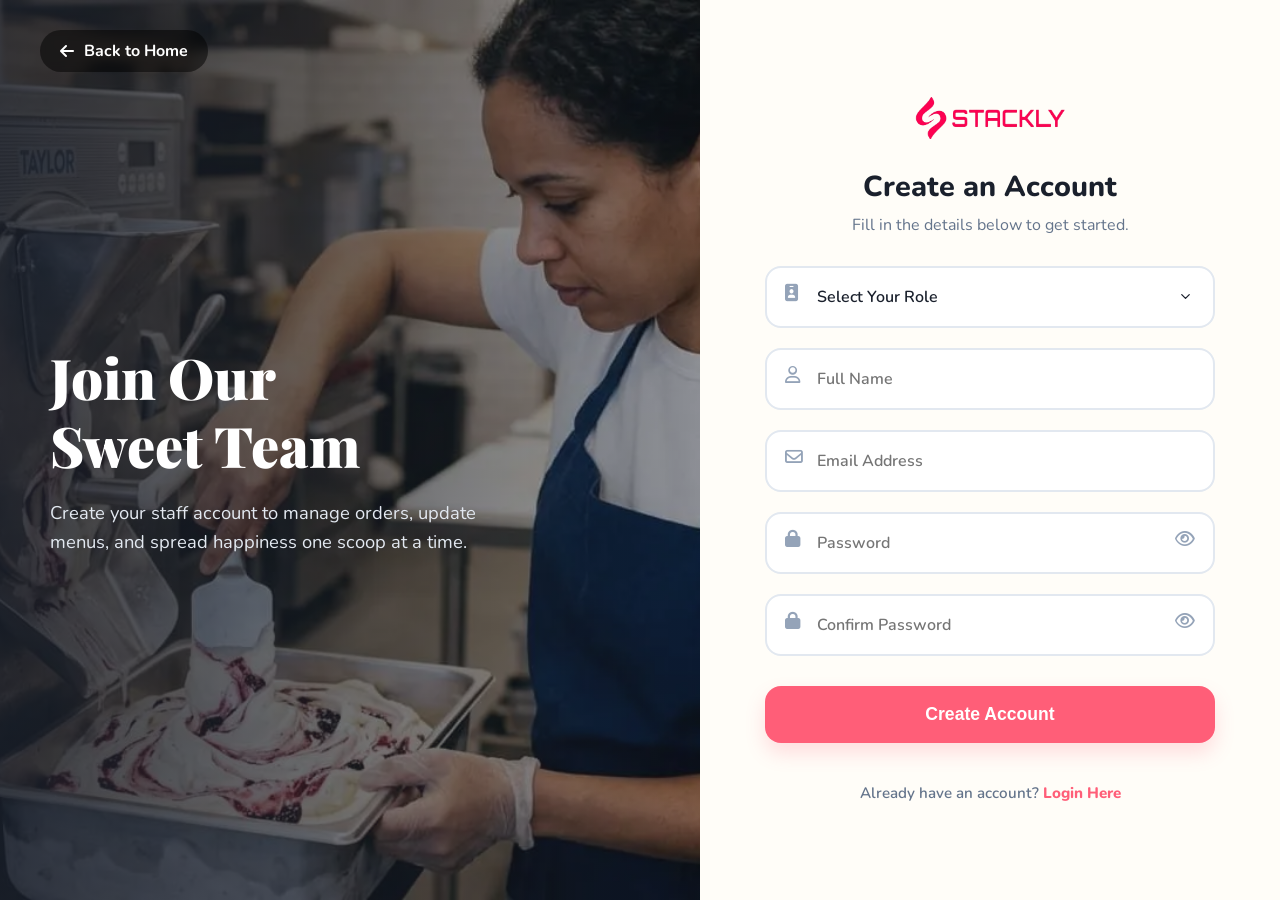
<file: signup.html>
<!DOCTYPE html>
<html lang="en">

<head>
    <meta charset="UTF-8">
    <meta name="viewport" content="width=device-width, initial-scale=1.0">
    <title>SweetCrumbs - Create Account</title>


    <link
        href="https://fonts.googleapis.com/css2?family=Playfair+Display:wght@700;900&family=Nunito:wght@400;600;800&display=swap"
        rel="stylesheet">
    <link rel="stylesheet" href="https://cdnjs.cloudflare.com/ajax/libs/font-awesome/6.4.0/css/all.min.css">

    <style>
        :root {
            --bg-cream: #fffdf8;
            --text-dark: #1a202c;
            --text-gray: #64748b;
            --neon-rose: #ff5e78;
            --border-light: #e2e8f0;
            --error-red: #e53e3e;
            --success-green: #38a169;
            --font-title: 'Playfair Display', serif;
            --font-text: 'Nunito', sans-serif;
        }

        * {
            margin: 0;
            padding: 0;
            box-sizing: border-box;
        }

        body {
            font-family: var(--font-text);
            background-color: var(--bg-cream);
            overflow-x: hidden;
        }


        .signup-split-section {
            display: flex;
            min-height: 100vh;
            width: 100%;
            position: relative;
        }


        .back-home-link {
            position: absolute;
            top: 30px;
            left: 40px;
            z-index: 100;
            display: inline-flex;
            align-items: center;
            gap: 10px;
            font-size: 1rem;
            font-weight: 700;
            color: #fff;
            text-decoration: none;
            background: rgba(0, 0, 0, 0.5);
            padding: 10px 20px;
            border-radius: 50px;
            backdrop-filter: blur(5px);
            transition: all 0.3s ease;
        }

        .back-home-link:hover {
            background: var(--neon-rose);
            transform: translateY(-2px);
        }


        .signup-left-panel {
            flex: 1.2;
            position: relative;
            display: flex;
            flex-direction: column;
            justify-content: center;
            padding: 50px;
        }

        .signup-bg-img {
            position: absolute;
            top: 0;
            left: 0;
            width: 100%;
            height: 100%;
            background-image: url('./asset/w17.webp');
            background-size: cover;
            background-position: center;
            z-index: 1;
        }

        .signup-overlay {
            position: absolute;
            top: 0;
            left: 0;
            width: 100%;
            height: 100%;
            background: linear-gradient(to right, rgba(26, 32, 44, 0.85) 0%, rgba(26, 32, 44, 0.4) 100%);
            z-index: 2;
        }

        .signup-left-content {
            position: relative;
            z-index: 5;
            color: #fff;
            animation: fadeUp 1s ease-out;
        }

        .signup-left-content h2 {
            font-family: var(--font-title);
            font-size: 3.5rem;
            font-weight: 900;
            line-height: 1.2;
            margin-bottom: 20px;
        }

        .signup-left-content p {
            font-size: 1.15rem;
            color: #e2e8f0;
            line-height: 1.6;
            max-width: 450px;
        }


        .signup-right-panel {
            flex: 1;
            display: flex;
            align-items: center;
            justify-content: center;
            padding: 40px;
            background-color: var(--bg-cream);
            animation: fadeUp 1.2s ease-out;
        }

        .signup-card-inner {
            width: 100%;
            max-width: 450px;
            margin: 40px 0;
        }

        .signup-logo {
            font-family: var(--font-title);
            font-size: 2rem;
            font-weight: 900;
            color: var(--neon-rose);
            text-align: center;
            margin-bottom: 20px;
            display: flex;
            align-items: center;
            justify-content: center;
            gap: 10px;
        }

        .signup-logo img {
            width: 150px;
        }



        .signup-header {
            text-align: center;
            margin-bottom: 30px;
        }

        .signup-header h3 {
            font-size: 1.8rem;
            font-weight: 800;
            color: var(--text-dark);
            margin-bottom: 8px;
        }

        .signup-header p {
            font-size: 1rem;
            color: var(--text-gray);
        }


        .input-group {
            position: relative;
            margin-bottom: 20px;
            width: 100%;
        }

        .left-icon {
            position: absolute;
            top: 18px;
            left: 20px;
            color: #94a3b8;
            font-size: 1.1rem;
            transition: 0.3s;
            pointer-events: none;
        }

        .form-input {
            width: 100%;
            padding: 18px 20px 18px 50px;
            border: 2px solid var(--border-light);
            border-radius: 16px;
            background-color: #fff;
            font-size: 1rem;
            color: var(--text-dark);
            font-family: inherit;
            font-weight: 600;
            outline: none;
            transition: 0.3s;
            box-sizing: border-box;
        }


        input[type="password"]::-ms-reveal,
        input[type="password"]::-ms-clear {
            display: none !important;
        }

        select.form-input {
            appearance: none;
            cursor: pointer;
            background-image: url("data:image/svg+xml;charset=UTF-8,%3Csvg xmlns='http://www.w3.org/2000/svg' viewBox='0 0 24 24' fill='none' stroke='%231a202c' stroke-width='2' stroke-linecap='round' stroke-linejoin='round'%3E%3Cpolyline points='6 9 12 15 18 9'%3E%3C/polyline%3E%3C/svg%3E");
            background-repeat: no-repeat;
            background-position: right 20px center;
            background-size: 15px;
        }

        .form-input:focus {
            border-color: var(--neon-rose);
            box-shadow: 0 0 0 4px rgba(255, 94, 120, 0.1);
        }

        .form-input:focus~.left-icon {
            color: var(--neon-rose);
        }


        .toggle-pwd {
            position: absolute;
            top: 18px;
            right: 20px;
            color: #94a3b8;
            cursor: pointer;
            font-size: 1.1rem;
            transition: color 0.3s;
        }

        .toggle-pwd:hover {
            color: var(--neon-rose);
        }


        .error-msg {
            color: var(--error-red);
            font-size: 0.85rem;
            font-weight: 700;
            margin-top: 8px;
            margin-left: 10px;
            display: none;
        }

        .input-group.error .form-input {
            border-color: var(--error-red);
            background: #fff5f5;
            animation: shake 0.4s ease-in-out;
        }

        .input-group.error .left-icon {
            color: var(--error-red);
        }

        .input-group.error .error-msg {
            display: block;
        }

        @keyframes shake {

            0%,
            100% {
                transform: translateX(0);
            }

            25%,
            75% {
                transform: translateX(-5px);
            }

            50% {
                transform: translateX(5px);
            }
        }

        @keyframes fadeUp {
            from {
                opacity: 0;
                transform: translateY(30px);
            }

            to {
                opacity: 1;
                transform: translateY(0);
            }
        }


        .submit-btn {
            width: 100%;
            padding: 18px;
            background-color: var(--neon-rose);
            color: #fff;
            border: none;
            border-radius: 16px;
            font-size: 1.1rem;
            font-weight: 800;
            cursor: pointer;
            transition: all 0.3s;
            box-shadow: 0 10px 20px rgba(255, 94, 120, 0.2);
            margin-top: 10px;
            margin-bottom: 25px;
        }

        .submit-btn:hover {
            background-color: var(--text-dark);
            transform: translateY(-3px);
            box-shadow: 0 15px 25px rgba(26, 32, 44, 0.2);
        }


        .global-success {
            color: var(--success-green);
            font-size: 1.05rem;
            font-weight: 800;
            text-align: center;
            margin-bottom: 20px;
            display: none;
        }


        .login-link {
            text-align: center;
            font-size: 0.95rem;
            color: var(--text-gray);
            font-weight: 600;
            margin-top: 15px;
        }

        .login-link a {
            color: var(--neon-rose);
            font-weight: 800;
            text-decoration: none;
            transition: 0.3s;
        }

        .login-link a:hover {
            text-decoration: underline;
            color: var(--text-dark);
        }


        @media screen and (max-width: 992px) {
            .signup-split-section {
                flex-direction: column;
                display: block;
                padding-top: 70px;
            }

            .signup-left-panel {
                display: none;
            }

            .back-home-link {
                top: 15px;
                left: 15px;
                background: #ffe4e8;
                color: var(--neon-rose);
                border: 1px solid var(--neon-rose);
            }

            .signup-right-panel {
                padding: 15px;
                background: transparent;
            }
        }


        @media screen and (max-width: 576px) {
            .back-home-link {
                font-size: 0.9rem;
                padding: 8px 15px;
            }

            .signup-card-inner {
                background: #fff;
                padding: 30px 20px;
                border-radius: 24px;
                box-shadow: 0 10px 30px rgba(0, 0, 0, 0.08);
                margin: 0 auto;
                width: 100%;
            }

            .signup-logo {
                font-size: 1.6rem;
                margin-bottom: 15px;
            }

            .signup-header h3 {
                font-size: 1.5rem;
                margin-bottom: 5px;
            }

            .signup-header p {
                font-size: 0.9rem;
            }

            .form-input {
                padding: 15px 15px 15px 42px;
                font-size: 0.95rem;
                border-radius: 12px;
            }

            .left-icon {
                top: 16px;
                left: 15px;
                font-size: 1rem;
            }

            .toggle-pwd {
                top: 16px;
                right: 15px;
                font-size: 1rem;
            }

            select.form-input {
                padding-right: 30px;
                background-position: right 15px center;
            }

            .submit-btn {
                padding: 15px;
                font-size: 1rem;
                border-radius: 12px;
                margin-bottom: 20px;
            }

            .error-msg {
                font-size: 0.8rem;
            }
        }
    </style>
</head>

<body>

    <section class="signup-split-section">


        <a href="index.html" class="back-home-link"><i class="fa-solid fa-arrow-left"></i> Back to Home</a>


        <div class="signup-left-panel">
            <div class="signup-bg-img"></div>
            <div class="signup-overlay"></div>
            <div class="signup-left-content">
                <h2>Join Our<br>Sweet Team</h2>
                <p>Create your staff account to manage orders, update menus, and spread happiness one scoop at a time.
                </p>
            </div>
        </div>


        <div class="signup-right-panel">
            <div class="signup-card-inner">

                <div class="signup-logo">
                    <a href="index.html"><img src="./asset/roselogo.webp" alt="logo"></a>
                </div>

                <div class="signup-header">
                    <h3>Create an Account</h3>
                    <p>Fill in the details below to get started.</p>
                </div>


                <div id="globalSuccessMsg" class="global-success"></div>

                <form id="staffSignupForm" novalidate>


                    <div class="input-group" id="groupRole">
                        <i class="fa-solid fa-id-badge left-icon"></i>
                        <select id="userRole" class="form-input">
                            <option value="" disabled selected>Select Your Role</option>
                            <option value="manager">Shop Manager Dashboard</option>
                            <option value="delivery">Delivery Partner Dashboard</option>
                        </select>
                        <div class="error-msg" id="errRole">Please select your designated role.</div>
                    </div>


                    <div class="input-group" id="groupName">
                        <i class="fa-regular fa-user left-icon"></i>
                        <input type="text" id="userName" class="form-input" placeholder="Full Name" autocomplete="off">
                        <div class="error-msg" id="errName">Numbers and special characters not allowed. Use letters,
                            spaces, or hyphen (-).</div>
                    </div>


                    <div class="input-group" id="groupEmail">
                        <i class="fa-regular fa-envelope left-icon"></i>
                        <input type="email" id="userEmail" class="form-input" placeholder="Email Address"
                            autocomplete="off">
                        <div class="error-msg" id="errEmail">Please enter a valid email address.</div>
                    </div>


                    <div class="input-group" id="groupPassword">
                        <i class="fa-solid fa-lock left-icon"></i>
                        <input type="password" id="userPassword" class="form-input" placeholder="Password">
                        <i class="fa-regular fa-eye toggle-pwd" id="togglePwdBtn1"></i>
                        <div class="error-msg" id="errPassword">Password must be at least 6 characters.</div>
                    </div>


                    <div class="input-group" id="groupConfirmPassword">
                        <i class="fa-solid fa-lock left-icon"></i>
                        <input type="password" id="confirmPassword" class="form-input" placeholder="Confirm Password">
                        <i class="fa-regular fa-eye toggle-pwd" id="togglePwdBtn2"></i>
                        <div class="error-msg" id="errConfirmPassword">Passwords do not match.</div>
                    </div>

                    <button type="submit" class="submit-btn" id="submitBtn">Create Account</button>

                </form>

                <div class="login-link">
                    Already have an account? <a href="login.html">Login Here</a>
                </div>

            </div>
        </div>

    </section>


    <script>
        document.addEventListener("DOMContentLoaded", () => {

            const signupForm = document.getElementById("staffSignupForm");

            const roleInput = document.getElementById("userRole");
            const nameInput = document.getElementById("userName");
            const emailInput = document.getElementById("userEmail");
            const passwordInput = document.getElementById("userPassword");
            const confirmInput = document.getElementById("confirmPassword");

            const groupRole = document.getElementById("groupRole");
            const groupName = document.getElementById("groupName");
            const groupEmail = document.getElementById("groupEmail");
            const groupPassword = document.getElementById("groupPassword");
            const groupConfirm = document.getElementById("groupConfirmPassword");

            const successMsg = document.getElementById("globalSuccessMsg");
            const submitBtn = document.getElementById("submitBtn");


            function setupToggle(btnId, inputId) {
                const btn = document.getElementById(btnId);
                const input = document.getElementById(inputId);
                btn.addEventListener("click", function () {
                    const type = input.getAttribute("type") === "password" ? "text" : "password";
                    input.setAttribute("type", type);
                    this.classList.toggle("fa-eye");
                    this.classList.toggle("fa-eye-slash");
                });
            }
            setupToggle("togglePwdBtn1", "userPassword");
            setupToggle("togglePwdBtn2", "confirmPassword");


            roleInput.addEventListener("change", () => groupRole.classList.remove("error"));
            nameInput.addEventListener("input", () => groupName.classList.remove("error"));
            emailInput.addEventListener("input", () => groupEmail.classList.remove("error"));
            passwordInput.addEventListener("input", () => groupPassword.classList.remove("error"));
            confirmInput.addEventListener("input", () => groupConfirm.classList.remove("error"));


            signupForm.addEventListener("submit", (e) => {
                e.preventDefault();
                let isValid = true;
                successMsg.style.display = 'none';


                if (roleInput.value === "") {
                    groupRole.classList.add("error");
                    document.getElementById('errRole').textContent = "Please select your designated role.";
                    isValid = false;
                }

                const nameRegex = /^[A-Za-z\s\-']+$/;

                if (nameInput.value.trim() === "") {
                    groupName.classList.add("error");
                    document.getElementById('errName').textContent = "Please enter your full name.";
                    isValid = false;
                } else if (!nameRegex.test(nameInput.value.trim())) {
                    groupName.classList.add("error");
                    document.getElementById('errName').textContent = "Numbers and special characters not allowed. Use letters, spaces, hyphen (-), or apostrophe (').";
                    isValid = false;
                }


                const emailRegex = /^[^\s@]+@[^\s@]+\.[^\s@]+$/;
                if (!emailRegex.test(emailInput.value.trim())) {
                    groupEmail.classList.add("error");
                    isValid = false;
                }


                if (passwordInput.value.trim().length < 6) {
                    groupPassword.classList.add("error");
                    isValid = false;
                }


                if (confirmInput.value.trim() === "") {
                    groupConfirm.classList.add("error");
                    document.getElementById('errConfirmPassword').textContent = "Please confirm your password.";
                    isValid = false;
                } else if (confirmInput.value !== passwordInput.value) {
                    groupConfirm.classList.add("error");
                    document.getElementById('errConfirmPassword').textContent = "Passwords do not match.";
                    isValid = false;
                }


                if (isValid) {
                    successMsg.textContent = "Account Created Successfully! Redirecting to Login...";
                    successMsg.style.display = "block";

                    submitBtn.style.backgroundColor = "#38a169";
                    submitBtn.innerHTML = 'Creating Account <i class="fa-solid fa-spinner fa-spin"></i>';


                    setTimeout(() => {
                        window.location.href = "login.html";
                    }, 1500);
                }
            });

        });
    </script>

</body>

</html>
</file>
<file: delivery-dashboard.css>
:root {
  --sidebar-bg: #111827;
  --sidebar-text: #9ca3af;
  --sidebar-active: #ffffff;
  --primary-color: #ff5e78;
  --content-bg: #f8fafc;
  --card-bg: #ffffff;
  --text-dark: #1e293b;
  --text-muted: #64748b;
  --border-color: #e2e8f0;
  --font-title: "Playfair Display", serif;
  --font-body: "Nunito", sans-serif;
}

* {
  margin: 0;
  padding: 0;
  box-sizing: border-box;
}

html,
body {
  width: 100%;
  overflow-x: hidden;
  font-family: var(--font-body);
  background-color: var(--content-bg);
  color: var(--text-dark);
}

.sidebar {
  position: fixed;
  top: 0;
  left: 0;
  width: 280px;
  height: 100vh;
  background-color: var(--sidebar-bg);
  color: var(--sidebar-text);
  display: flex;
  flex-direction: column;
  transition: transform 0.4s ease;
  z-index: 1000;
  box-shadow: 4px 0 20px rgba(0, 0, 0, 0.1);
}

.sidebar-logo {
  padding: 30px 20px 25px 20px;
  display: flex;
  flex-direction: column;
  align-items: center;
  justify-content: center;
  border-bottom: 1px solid rgba(255, 255, 255, 0.05);
  text-align: center;
}

.sidebar-logo img {
  width: 150px;
  height: auto;
  margin-bottom: 15px;
  transition: transform 0.3s ease;
}

.sidebar-logo a:hover img {
  transform: scale(1.05);
}

.dashboard-badge {
  background: rgba(255, 94, 120, 0.15);
  color: var(--primary-color);
  padding: 6px 15px;
  border-radius: 50px;
  font-size: 0.8rem;
  font-weight: 800;
  letter-spacing: 1px;
  text-transform: uppercase;
  border: 1px solid rgba(255, 94, 120, 0.3);
  box-shadow: 0 4px 10px rgba(0, 0, 0, 0.2);
}

.nav-menu {
  flex: 1;
  padding: 20px 0;
  overflow-y: auto;
}
.nav-item {
  padding: 15px 25px;
  display: flex;
  align-items: center;
  gap: 15px;
  font-size: 1.05rem;
  font-weight: 600;
  cursor: pointer;
  transition: all 0.3s;
  border-left: 4px solid transparent;
  color: var(--sidebar-text);
}
.nav-item i {
  font-size: 1.2rem;
  width: 25px;
  text-align: center;
  transition: transform 0.3s;
}
.nav-item:hover {
  color: var(--sidebar-active);
  background: rgba(255, 255, 255, 0.05);
}
.nav-item:hover i {
  transform: scale(1.2);
  color: var(--primary-color);
}
.nav-item.active {
  color: var(--primary-color);
  background: rgba(255, 94, 120, 0.1);
  border-left-color: var(--primary-color);
}

.sidebar-profile {
  padding: 20px;
  border-top: 1px solid rgba(255, 255, 255, 0.05);
  display: flex;
  align-items: center;
  gap: 15px;
  background: rgba(0, 0, 0, 0.2);
}

.profile-img-box {
  width: 45px;
  height: 45px;
  border-radius: 50%;
  overflow: hidden;
  border: 2px solid var(--primary-color);
  box-shadow: 0 5px 15px rgba(255, 94, 120, 0.3);
  flex-shrink: 0;
}

.profile-img-box img {
  width: 100%;
  height: 100%;
  object-fit: cover;
}

.profile-details h4 {
  color: #fff;
  font-size: 1rem;
  margin-bottom: 3px;
}

.profile-details p {
  font-size: 0.8rem;
  color: var(--sidebar-text);
  word-break: break-all;
}

.main-wrapper {
  margin-left: 280px;
  min-height: 100vh;
  display: flex;
  flex-direction: column;
  transition: margin-left 0.4s ease;
  width: calc(100% - 280px);
  overflow-x: hidden;
}

.top-header {
  background: var(--card-bg);
  height: 80px;
  padding: 0 40px;
  display: flex;
  align-items: center;
  justify-content: space-between;
  box-shadow: 0 4px 15px rgba(0, 0, 0, 0.05);
  position: fixed;
  top: 0;
  right: 0;
  width: calc(100% - 280px);
  z-index: 999;
  transition: width 0.4s ease;
}
.header-left {
  display: flex;
  align-items: center;
  gap: 20px;
}
.menu-toggle {
  display: none;
  font-size: 1.5rem;
  color: var(--text-dark);
  cursor: pointer;
  transition: 0.3s;
}
.menu-toggle:hover {
  color: var(--primary-color);
}
.page-title {
  font-family: var(--font-title);
  font-size: 1.6rem;
  color: var(--text-dark);
  font-weight: 800;
}

.header-right {
  display: flex;
  align-items: center;
  gap: 15px;
}
.header-btn {
  padding: 10px 20px;
  border-radius: 8px;
  font-weight: 700;
  font-size: 0.95rem;
  text-decoration: none;
  display: flex;
  align-items: center;
  gap: 8px;
  transition: all 0.3s;
}
.btn-home {
  background: #e2e8f0;
  color: var(--text-dark);
}
.btn-home:hover {
  background: #cbd5e1;
  transform: translateY(-2px);
  box-shadow: 0 5px 10px rgba(0, 0, 0, 0.1);
}
.btn-logout {
  background: #fee2e2;
  color: #ef4444;
  border: none;
  cursor: pointer;
}
.btn-logout:hover {
  background: #ef4444;
  color: #ffffff;
  transform: translateY(-2px);
  box-shadow: 0 5px 10px rgba(239, 68, 68, 0.2);
}

.dashboard-body {
  padding: 40px;
  flex: 1;
  margin-top: 80px;
}
.content-tab {
  display: none;
}
.content-tab.active {
  display: block;
  animation: fadeIn 0.5s ease-in-out;
}
@keyframes fadeIn {
  from {
    opacity: 0;
    transform: translateY(15px);
  }
  to {
    opacity: 1;
    transform: translateY(0);
  }
}

.dashboard-grid {
  display: grid;
  grid-template-columns: repeat(2, 1fr);
  gap: 30px;
}
.card-full {
  grid-column: 1 / -1;
}
.card-half {
  grid-column: span 1;
}

.premium-card {
  background: var(--card-bg);
  border-radius: 20px;
  padding: 30px;
  box-shadow: 0 10px 30px rgba(0, 0, 0, 0.03);
  border: 1px solid rgba(0, 0, 0, 0.02);
  transition: all 0.4s cubic-bezier(0.25, 1, 0.5, 1);
  overflow: hidden;
}
.premium-card:hover {
  transform: translateY(-8px);
  box-shadow: 0 20px 40px rgba(255, 94, 120, 0.12);
  border-color: rgba(255, 94, 120, 0.2);
}

.section-title {
  font-size: 1.3rem;
  font-weight: 800;
  margin-bottom: 25px;
  display: flex;
  align-items: center;
  gap: 10px;
  color: var(--text-dark);
  border-bottom: 2px solid var(--border-color);
  padding-bottom: 15px;
}
.section-title i {
  color: var(--primary-color);
  font-size: 1.5rem;
}
.text-content {
  color: var(--text-muted);
  line-height: 1.6;
}

.stats-grid {
  display: grid;
  grid-template-columns: repeat(auto-fit, minmax(200px, 1fr));
  gap: 20px;
}
.stat-box {
  background: #f8fafc;
  padding: 20px;
  border-radius: 15px;
  display: flex;
  align-items: center;
  gap: 20px;
  border: 1px solid var(--border-color);
  transition: 0.3s;
}
.stat-box:hover {
  background: #ffffff;
  box-shadow: 0 10px 20px rgba(0, 0, 0, 0.05);
  transform: translateY(-3px);
  border-color: var(--primary-color);
}
.stat-icon {
  width: 50px;
  height: 50px;
  border-radius: 12px;
  background: rgba(255, 94, 120, 0.1);
  color: var(--primary-color);
  display: flex;
  align-items: center;
  justify-content: center;
  font-size: 1.5rem;
  transition: 0.3s;
}
.stat-box:hover .stat-icon {
  background: var(--primary-color);
  color: #fff;
  transform: rotate(10deg);
}
.stat-info h4 {
  font-size: 0.9rem;
  color: var(--text-muted);
  margin-bottom: 5px;
}
.stat-info h2 {
  font-size: 1.6rem;
  color: var(--text-dark);
}

.table-responsive {
  width: 100%;
  overflow-x: auto;
  -webkit-overflow-scrolling: touch;
  border-radius: 12px;
}
.premium-table {
  width: 100%;
  border-collapse: collapse;
  min-width: 600px;
  white-space: nowrap;
}
.premium-table th {
  background: #f1f5f9;
  padding: 15px;
  text-align: left;
  font-size: 0.95rem;
  color: var(--text-muted);
  font-weight: 700;
}
.premium-table td {
  padding: 15px;
  border-bottom: 1px solid var(--border-color);
  font-size: 0.95rem;
  color: var(--text-dark);
  font-weight: 600;
}
.premium-table tr {
  transition: 0.3s;
}
.premium-table tr:hover td {
  background: #f8fafc;
  color: var(--primary-color);
}

.badge {
  padding: 5px 12px;
  border-radius: 20px;
  font-size: 0.8rem;
  font-weight: 800;
  display: inline-block;
}
.bg-green {
  background: #dcfce7;
  color: #16a34a;
}
.bg-orange {
  background: #ffedd5;
  color: #ea580c;
}
.bg-red {
  background: #fee2e2;
  color: #ef4444;
}

.image-grid {
  display: grid;
  grid-template-columns: repeat(auto-fit, minmax(150px, 1fr));
  gap: 15px;
}
.img-card {
  width: 100%;
  height: 150px;
  border-radius: 12px;
  overflow: hidden;
  position: relative;
  box-shadow: 0 5px 15px rgba(0, 0, 0, 0.1);
  cursor: pointer;
}
.img-card img {
  width: 100%;
  height: 100%;
  object-fit: cover;
  transition: transform 0.6s cubic-bezier(0.25, 1, 0.5, 1);
}
.img-card:hover img {
  transform: scale(1.15);
}
.img-label {
  position: absolute;
  bottom: 0;
  left: 0;
  width: 100%;
  background: linear-gradient(transparent, rgba(0, 0, 0, 0.8));
  color: #fff;
  padding: 15px 10px 10px 10px;
  font-size: 0.95rem;
  font-weight: 700;
  text-align: center;
  transform: translateY(100%);
  transition: 0.4s;
}
.img-card:hover .img-label {
  transform: translateY(0);
}

.progress-list {
  display: flex;
  flex-direction: column;
  gap: 20px;
}
.prog-item .prog-head {
  display: flex;
  justify-content: space-between;
  font-size: 0.95rem;
  margin-bottom: 8px;
  font-weight: 700;
  color: var(--text-dark);
}
.prog-bg {
  width: 100%;
  height: 10px;
  background: var(--border-color);
  border-radius: 10px;
  overflow: hidden;
}
.prog-fill {
  height: 100%;
  background: var(--primary-color);
  border-radius: 10px;
  transition: width 1.5s ease-out;
}

.action-list {
  display: flex;
  flex-direction: column;
  gap: 15px;
}
.action-item {
  display: flex;
  align-items: center;
  justify-content: space-between;
  padding: 15px 20px;
  background: #f8fafc;
  border-radius: 12px;
  border: 1px solid var(--border-color);
  transition: 0.3s;
}
.action-item:hover {
  background: #ffffff;
  box-shadow: 0 8px 20px rgba(0, 0, 0, 0.05);
  transform: translateX(5px);
  border-color: var(--primary-color);
}
.action-text h4 {
  font-size: 1.05rem;
  color: var(--text-dark);
  margin-bottom: 4px;
  font-weight: 800;
}
.action-text p {
  font-size: 0.9rem;
  color: var(--text-muted);
}
.btn-action {
  padding: 10px 20px;
  background: var(--text-dark);
  color: #fff;
  border-radius: 8px;
  text-decoration: none;
  font-size: 0.9rem;
  font-weight: 700;
  transition: 0.3s;
  box-shadow: 0 4px 10px rgba(0, 0, 0, 0.1);
  cursor: pointer;
  border: none;
}
.btn-action:hover {
  background: var(--primary-color);
  transform: translateY(-2px);
  box-shadow: 0 8px 15px rgba(255, 94, 120, 0.3);
}

.timeline-list {
  display: flex;
  flex-direction: column;
  gap: 20px;
  position: relative;
  padding-left: 15px;
  border-left: 2px solid var(--border-color);
}
.timeline-item {
  position: relative;
  display: flex;
  gap: 15px;
  align-items: flex-start;
}
.timeline-item i {
  position: absolute;
  left: -26px;
  top: 0;
  background: var(--card-bg);
  padding: 5px;
  font-size: 1.2rem;
}
.timeline-item h4 {
  font-size: 1rem;
  color: var(--text-dark);
  margin-bottom: 4px;
}
.timeline-item p {
  font-size: 0.85rem;
  color: var(--text-muted);
}
.text-pink {
  color: var(--primary-color);
}
.text-dark {
  color: var(--text-dark);
}
.text-green {
  color: #16a34a;
}
.text-orange {
  color: #ea580c;
}

.chart-container {
  position: relative;
  height: 300px;
  width: 100%;
}

.sidebar-overlay {
  position: fixed;
  top: 0;
  left: 0;
  width: 100%;
  height: 100%;
  background: rgba(0, 0, 0, 0.5);
  z-index: 999;
  display: none;
  backdrop-filter: blur(3px);
}

@media screen and (max-width: 992px) {
  .sidebar {
    transform: translateX(-100%);
  }
  .sidebar.mobile-open {
    transform: translateX(0);
  }
  .sidebar-overlay.show {
    display: block;
  }

  .main-wrapper {
    margin-left: 0;
    width: 100%;
  }
  .menu-toggle {
    display: block;
  }

  .top-header {
    width: 100%;
    padding: 0 15px;
  }
  .page-title {
    font-size: 1.2rem;
  }
  .header-btn span {
    display: none;
  }
  .header-btn {
    padding: 10px 15px;
  }

  .online-badge {
    display: none !important;
  }

  .dashboard-body {
    padding: 15px;
    margin-top: 80px;
    overflow-x: hidden;
  }

  .dashboard-grid {
    grid-template-columns: 1fr;
    gap: 20px;
  }
  .card-full,
  .card-half {
    grid-column: 1 / -1;
  }

  .premium-card {
    padding: 20px;
    border-radius: 16px;
    margin-bottom: 0;
  }
  .stats-grid {
    grid-template-columns: 1fr;
  }

  .table-responsive {
    display: block;
    width: 100%;
    overflow-x: auto;
    -webkit-overflow-scrolling: touch;
  }

  .action-item {
    flex-direction: column;
    align-items: flex-start;
    gap: 15px;
  }
  .btn-action {
    width: 100%;
    text-align: center;
  }
}
</file>
